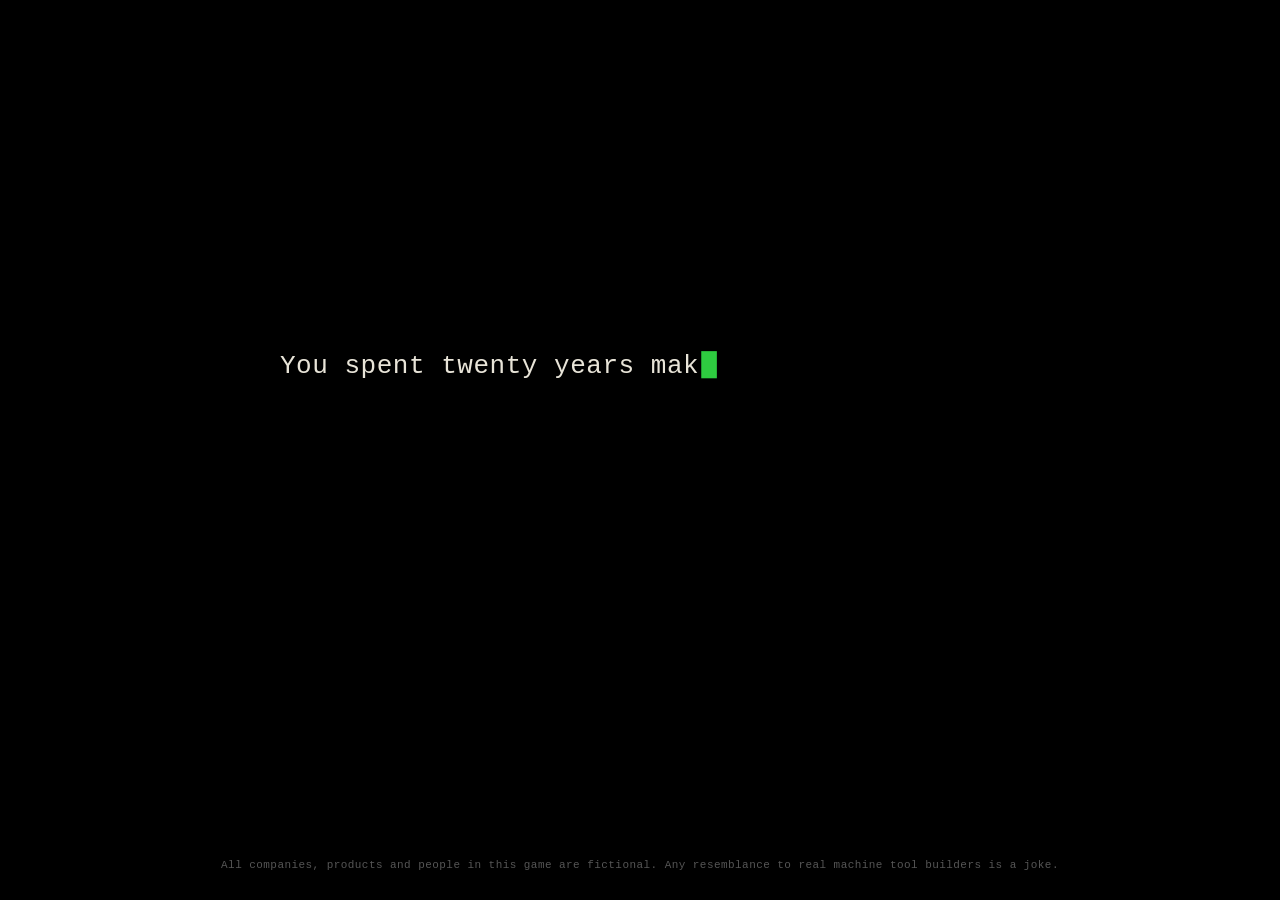
<file: index.html>
<!DOCTYPE html>
<html lang="en">
<head>
<meta charset="utf-8">
<title>Shop Simulator</title>
<meta name="viewport" content="width=device-width, initial-scale=1, maximum-scale=1, user-scalable=no">
<meta name="description" content="Run a plastic injection mold shop. Buy machines, hire people, win contracts, build the tools, ship them on time. Or go broke trying.">
<link rel="icon" href="data:image/svg+xml,%3Csvg xmlns='http://www.w3.org/2000/svg' viewBox='0 0 32 32'%3E%3Crect width='32' height='32' fill='%23222'/%3E%3Crect x='5' y='8' width='22' height='18' fill='%234a6a8a'/%3E%3Crect x='9' y='12' width='14' height='9' fill='%23111'/%3E%3Ccircle cx='24' cy='23' r='2.5' fill='%2340c040'/%3E%3C/svg%3E">
<link rel="stylesheet" href="style.css">
</head>
<body>

<!-- ============ INTRO ============ -->
<div id="intro" class="screen">
  <div class="wrap">
    <p id="introText"></p>
    <p id="introPrompt">press the any key to continue</p>
  </div>
  <p id="disclaimer">All companies, products and people in this game are fictional. Any resemblance to real machine tool builders is a joke.</p>
</div>

<!-- ============ NAME THE SHOP ============ -->
<div id="naming" class="screen hidden">
  <div class="paper">
    <h1>ARTICLES OF INCORPORATION</h1>
    <p class="sub">Form 7A &middot; Sole proprietorship &middot; Tool &amp; die, mold making</p>
    <label for="shopName">Name of business</label>
    <input id="shopName" maxlength="28" autocomplete="off" spellcheck="false" placeholder="e.g. Northside Mold &amp; Tool">
    <p class="fine">The name goes on the sign, the quotes, the invoices, the crates, the coffee mugs, and the complaint emails. Renaming later costs a new sign.</p>
    <div class="row">
      <button id="nameRandom" class="btn ghost">PICK ONE FOR ME</button>
      <button id="nameGo" class="btn">SIGN &amp; OPEN THE DOORS</button>
    </div>
    <p id="continueRow" class="fine hidden">There is an existing shop in this browser. <button id="continueBtn" class="link">Continue it</button> instead.</p>
  </div>
</div>

<!-- ============ THE SHOP ============ -->
<canvas id="game"></canvas>

<div id="hud" class="hidden">
  <div id="shopSign"></div>
  <div id="mail" class="hidden">INBOX <b id="mailCount">0</b></div>
  <div id="cash">$0</div>
  <div id="clock">
    <span id="clockText">Day 1 &middot; Mon 8:00</span>
    <span id="speeds"><button data-speed="0">II</button><button data-speed="1" class="on">1x</button><button data-speed="2">2x</button><button data-speed="3">3x</button><button id="endDay" data-speed="60" title="N">END DAY</button></span>
    <span id="fatigue"></span>
  </div>
  <div id="crosshair"></div>
  <div id="hint"></div>
  <div id="toast"></div>
  <div id="tag"></div>
  <div id="placeBar" class="hidden">
    <div id="placeMsg"></div>
    <div class="placeBtns"><button id="placeRot">ROTATE</button><button id="placeNo">CANCEL</button><button id="placeOk">CONFIRM</button></div>
    <div id="placeHelp">drag it, or click where it goes &middot; arrows nudge &middot; R rotates &middot; Enter confirms &middot; Esc cancels</div>
  </div>
  <div id="touchBtns">
    <button id="isoBtn" aria-label="overhead view">ISO</button>
    <button id="clipBtn" aria-label="clipboard">CLIP</button>
    <button id="pauseBtn" aria-label="pause">II</button>
  </div>
</div>

<div id="touch"><div class="knob"></div></div>
<div id="vignette"></div>
<div id="bubbles"></div>
<div id="isoTags"></div>

<div id="enter" class="overlay hidden">
  <div>click to walk in</div>
  <small>
    WASD walk &middot; shift run &middot; mouse look &middot; click or E to use, pick up, throw &middot; G to put it down &middot; on the forklift: WASD drives, F works the forks, H honks, E gets off &middot; V overhead view &middot; Tab clipboard &middot; 1 2 3 clock speed &middot; N end the day &middot; Esc pause<br>
    on touch: left side to move, drag the right to look, tap to use
  </small>
</div>

<!-- ============ CLIPBOARD (management) ============ -->
<div id="clip" class="overlay hidden">
  <div class="board">
    <div class="clipTop"><span class="clipTitle" id="clipTitle">CLIPBOARD</span><button id="clipClose" class="x" aria-label="close">&times;</button></div>
    <nav id="clipTabs">
      <button data-tab="inbox" class="on">INBOX <i id="inboxBadge" class="badge hidden"></i></button>
      <button data-tab="jobs">JOBS</button>
      <button data-tab="people">PEOPLE</button>
      <button data-tab="shop">SHOP</button>
      <button data-tab="machines">MACHINES</button>
      <button data-tab="bank">BANK</button>
    </nav>
    <section id="tab-inbox" class="tab"></section>
    <section id="tab-jobs" class="tab hidden"></section>
    <section id="tab-people" class="tab hidden"></section>
    <section id="tab-shop" class="tab hidden"></section>
    <section id="tab-machines" class="tab hidden"></section>
    <section id="tab-bank" class="tab hidden"></section>
  </div>
</div>

<!-- ============ PERSON PANEL ============ -->
<div id="person" class="overlay hidden">
  <div class="board small">
    <div class="clipTop"><span class="clipTitle" id="personTitle">SOMEBODY</span><button id="personClose" class="x" aria-label="close">&times;</button></div>
    <div id="personBody"></div>
  </div>
</div>

<!-- ============ MACHINE PANEL ============ -->
<div id="panel" class="overlay hidden">
  <div class="board small">
    <div class="clipTop"><span class="clipTitle" id="panelTitle">MACHINE</span><button id="panelClose" class="x" aria-label="close">&times;</button></div>
    <div id="panelBody"></div>
  </div>
</div>

<div id="closing" class="overlay hidden">
  <h2>FIVE O'CLOCK.</h2>
  <p id="closingLine"></p>
  <button class="btn" id="homeBtn">LOCK UP &amp; GO HOME</button>
  <button class="btn" id="stayBtn">STAY LATE</button>
  <button class="btn hidden" id="crewBtn">EVERYBODY STAYS (1.5×)</button>
  <button class="btn hidden" id="satBtn">SATURDAY SHIFT</button>
  <p class="overlayNote">Stay late and you get more done today. Tomorrow you will be tired, and tired people press the wrong button.</p>
</div>

<div id="night" class="overlay hidden">
  <p id="nightShop"></p>
  <h2>HOME.</h2>
  <div id="nightClock">17:00</div>
  <p id="nightLine"></p>
  <button class="btn hidden" id="wakeBtn">BACK TO WORK</button>
  <button class="btn hidden" id="retireBtn">RETIRE</button>
</div>

<div id="retire" class="overlay hidden">
  <div class="paper wide">
    <h1>NOTICE OF RETIREMENT</h1>
    <p class="sub" id="retireShop"></p>
    <div id="retireBody"></div>
    <div class="row">
      <button id="retireNo" class="btn ghost">ONE MORE YEAR</button>
      <button id="retireYes" class="btn">SELL THE SHOP</button>
    </div>
    <p class="fine">Selling the shop ends this game. The save goes in the dumpster with the tarp. The wall comes with you.</p>
  </div>
</div>

<div id="pause" class="overlay hidden">
  <h2>PAUSED</h2>
  <p id="pauseShop"></p>
  <button class="btn" id="resumeBtn">BACK TO WORK</button>
  <button class="btn" id="saveBtn">SAVE</button>
  <button class="btn" id="quitBtn">LOCK UP &amp; GO HOME</button>
  <button class="btn hidden" id="pauseRetire">RETIRE</button>
  <p id="pauseNote"></p>
  <div id="pauseWall"></div>
</div>

<div id="broke" class="overlay hidden">
  <p id="brokeShop"></p>
  <h2>THE BANK CALLED IT.</h2>
  <p id="brokeLine"></p>
  <button class="btn" id="brokeLoad">LOAD LAST MONTH</button>
  <button class="btn" id="brokeNew">START OVER</button>
  <p class="overlayNote">Four weeks in the red. They were polite about it. The autosave from the start of the month is still on the desk.</p>
</div>

<div id="fail" class="overlay hidden">
  <div>the shop could not be loaded.</div>
  <small>this browser does not do WebGL, or something else went wrong. the console knows.</small>
</div>

<script type="module" src="js/main.js"></script>
</body>
</html>
</file>
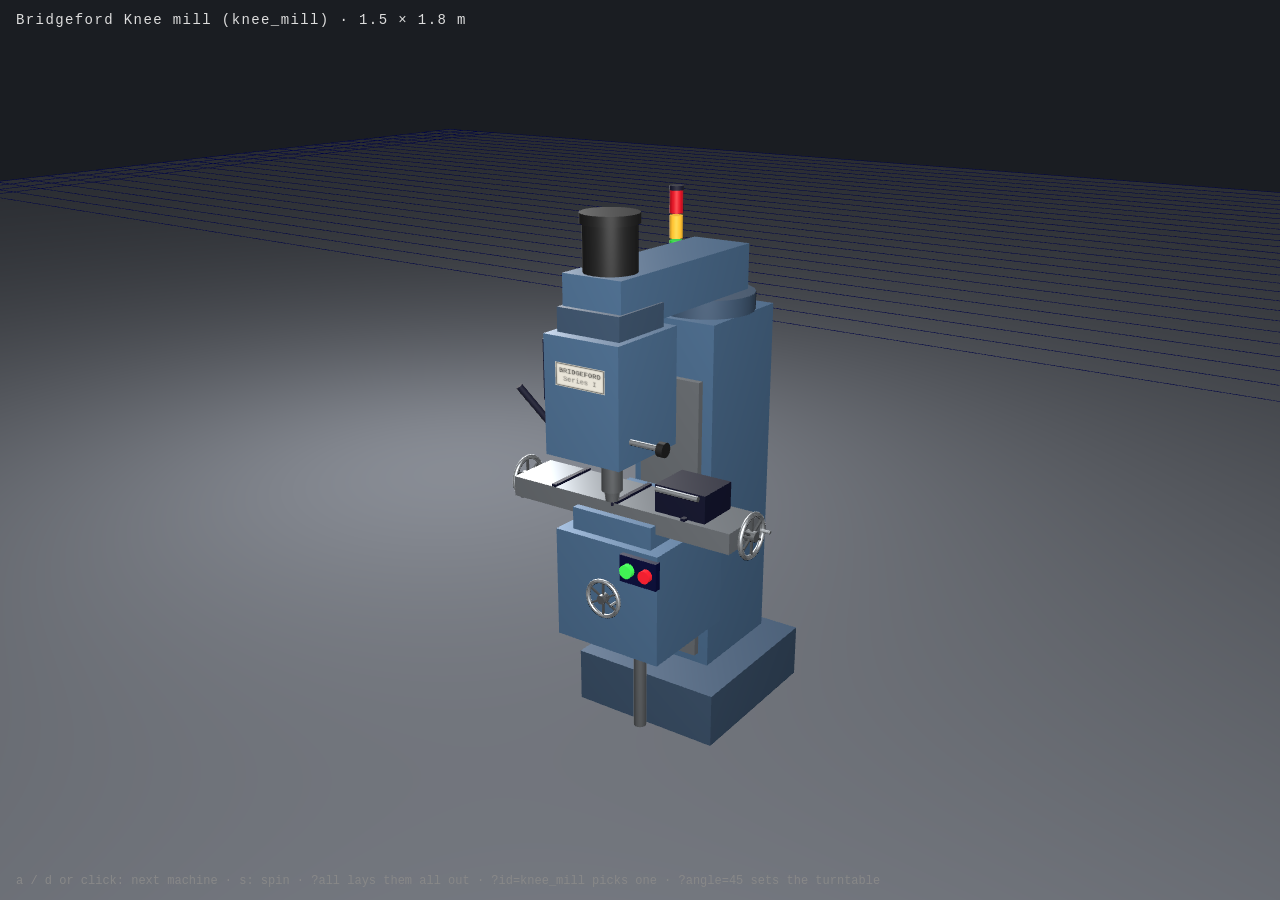
<file: models.html>
<!DOCTYPE html>
<html lang="en">
<head>
<meta charset="utf-8">
<title>Shop Simulator — model check</title>
<style>html,body{margin:0;height:100%;background:#1a1d22;font-family:"Courier New",monospace;color:#ddd}canvas{display:block}#label{position:fixed;left:16px;top:12px;font-size:14px;letter-spacing:.1em}#help{position:fixed;left:16px;bottom:12px;font-size:12px;color:#888}</style>
</head>
<body>
<div id="label"></div>
<div id="help">a / d or click: next machine · s: spin · ?all lays them all out · ?id=knee_mill picks one · ?angle=45 sets the turntable</div>
<script type="module">
// Developer page: every machine on a turntable, so a model can be checked before it goes in the shop.
import * as T from './js/vendor/three.module.js';
import { MACHINES } from './js/catalog.js';
import { buildMachine } from './js/machines.js';
import { buildPerson, randomLook, pose } from './js/person.js';
const params = new URLSearchParams(location.search);
const all = params.has('all'); const person = params.has('person');
let idx = Math.max(0, MACHINES.findIndex((m) => m.id === params.get('id')));
const renderer = new T.WebGLRenderer({ antialias: true }); renderer.setPixelRatio(Math.min(devicePixelRatio, 2)); renderer.setSize(innerWidth, innerHeight); document.body.appendChild(renderer.domElement);
const scene = new T.Scene(); scene.background = new T.Color(0x1a1d22);
const camera = new T.PerspectiveCamera(40, innerWidth / innerHeight, 0.05, 100);
scene.add(new T.HemisphereLight(0xdfe6f0, 0x3a3630, 0.8)); const p = new T.PointLight(0xffffff, 60, 0, 1.5); p.position.set(3, 4, 4); scene.add(p); const p2 = new T.PointLight(0xffffff, 30, 0, 1.5); p2.position.set(-3, 3, -2); scene.add(p2);
const floor = new T.Mesh(new T.PlaneGeometry(40, 40), new T.MeshStandardMaterial({ color: 0x55585e })); floor.rotation.x = -Math.PI / 2; scene.add(floor);
scene.add(new T.GridHelper(40, 80, 0x777, 0x444));
const groups = [];
if (person) {
  // a row of random people, posed: idle, walk, work, sulk. ?seed=N for the same faces again.
  let seed = parseInt(params.get('seed')) || 7; const rng = () => { seed = (seed * 1103515245 + 12345) & 0x7fffffff; return seed / 0x7fffffff; };
  const modes = ['idle', 'walk', 'work', 'sulk', 'idle', 'walk'];
  const folk = modes.map((mode, i) => { const g = buildPerson(T, randomLook(rng)); g.position.x = (i - 2.5) * 1.1; scene.add(g); return { g, mode }; });
  camera.position.set(0, 1.6, 6.2); camera.lookAt(0, 0.95, 0);
  document.getElementById('label').textContent = 'people: ' + modes.join(' · ');
  let t = 0; (function frame() { requestAnimationFrame(frame); t += 1 / 60; for (const f of folk) pose(f.g, { mode: f.mode, t, walk: f.mode === 'walk' ? 1 : 0, morale: f.mode === 'sulk' ? 0.1 : 0.8 }); if (params.has('spin')) for (const f of folk) f.g.rotation.y += 0.01; renderer.render(scene, camera); })();
} else if (all) {
  MACHINES.forEach((d, i) => { const g = buildMachine(T, d); g.position.x = (i - (MACHINES.length - 1) / 2) * 3; scene.add(g); groups.push(g); });
  camera.position.set(0, 5, 11); camera.lookAt(0, 0.8, 0);
  document.getElementById('label').textContent = MACHINES.map((d) => d.name).join('  ·  ');
} else {
  let g = null, spin = false, angle = (parseFloat(params.get('angle')) || 35) * Math.PI / 180;
  const show = () => { if (g) scene.remove(g); const d = MACHINES[idx]; g = buildMachine(T, d); scene.add(g); groups[0] = g; document.getElementById('label').textContent = `${d.brand} ${d.name} (${d.id}) · ${d.w} × ${d.d} m`; };
  show();
  const big = Math.max(MACHINES[idx].w, MACHINES[idx].d, MACHINES[idx].h || 2) / 1.8, dist = 4.2 * Math.max(1, big);
  camera.position.set(Math.sin(angle) * dist, 1.4 + dist * 0.35, Math.cos(angle) * dist); camera.lookAt(0, 0.6 + 0.35 * (MACHINES[idx].h || 1.8), 0);
  addEventListener('keydown', (e) => { if (e.key === 'd') { idx = (idx + 1) % MACHINES.length; show(); } if (e.key === 'a') { idx = (idx + MACHINES.length - 1) % MACHINES.length; show(); } if (e.key === 's') spin = !spin; });
  addEventListener('click', () => { idx = (idx + 1) % MACHINES.length; show(); });
  let t = 0; (function frame() { requestAnimationFrame(frame); if (spin) { t += 0.01; camera.position.set(Math.sin(angle + t) * 4.2, 2.4, Math.cos(angle + t) * 4.2); camera.lookAt(0, 1.0, 0); } renderer.render(scene, camera); })();
}
if (all) (function frame() { requestAnimationFrame(frame); renderer.render(scene, camera); })();
</script>
</body>
</html>
</file>
<file: style.css>
:root{--bg:#0a0a0a;--paper:#f3efe4;--ink:#111;--green:#2ecc40;--amber:#f0b429;--red:#d0021b;--steel:#4a6a8a}
*{box-sizing:border-box}
html,body{margin:0;height:100%;background:var(--bg);color:var(--ink);font-family:"Courier New",Courier,monospace;overflow:hidden}
.hidden{display:none!important}
.screen{position:fixed;inset:0;overflow:auto;z-index:10}
button{font:inherit;cursor:pointer}
.btn{background:var(--ink);color:#fff;border:2px solid var(--ink);padding:12px 22px;font-size:15px;letter-spacing:.12em;text-transform:uppercase}
.btn:hover{background:#333}
.btn.ghost{background:transparent;color:var(--ink)}
.btn.ghost:hover{background:#ddd}
.btn[disabled]{opacity:.4;cursor:not-allowed}
.link{background:none;border:none;text-decoration:underline;padding:0;color:inherit}

/* intro */
#intro{background:#000;color:#e8e4d8;display:flex;align-items:center;justify-content:center;padding:24px;cursor:pointer;user-select:none;transition:opacity .7s;z-index:30}
#intro.fade{opacity:0}
#intro .wrap{max-width:720px;width:100%}
#introText{font-size:clamp(18px,2.6vw,26px);line-height:1.7;min-height:6em;margin:0;letter-spacing:.02em;white-space:pre-line}
#introText::after{content:'\2588';animation:blink 1s steps(1) infinite;margin-left:2px;color:var(--green)}
@keyframes blink{50%{opacity:0}}
#introPrompt{margin:40px 0 0;font-size:14px;letter-spacing:.25em;color:#888;opacity:0;transition:opacity .8s}
#introPrompt.show{opacity:1;animation:blink 1.6s steps(1) infinite}
#disclaimer{position:absolute;left:0;right:0;bottom:18px;text-align:center;font-size:11px;color:#555;padding:0 24px;letter-spacing:.04em}

/* naming */
#naming{background:#2a2a2a;display:flex;align-items:center;justify-content:center;padding:24px}
.paper{background:var(--paper);max-width:620px;width:100%;padding:36px 40px;box-shadow:0 20px 60px rgba(0,0,0,.6);border-top:14px solid #c9c2ad}
.paper h1{margin:0;font-size:clamp(20px,3.4vw,30px);letter-spacing:.14em;border-bottom:3px double var(--ink);padding-bottom:10px}
.paper .sub{color:#666;font-size:12px;letter-spacing:.08em;margin:8px 0 28px}
.paper label{display:block;font-size:12px;letter-spacing:.2em;text-transform:uppercase;color:#555;margin-bottom:6px}
.paper input{width:100%;font:inherit;font-size:clamp(20px,3vw,28px);padding:10px 12px;border:none;border-bottom:2px solid var(--ink);background:transparent;outline:none;letter-spacing:.04em}
.paper .fine{font-size:12px;color:#666;line-height:1.6;margin:16px 0 24px}
.paper .row{display:flex;gap:12px;flex-wrap:wrap;justify-content:flex-end}

/* canvas + hud */
#game{position:fixed;inset:0;width:100%;height:100%;display:block;z-index:1}
#hud{position:fixed;inset:0;pointer-events:none;color:#fff;text-shadow:0 1px 2px #000;z-index:2}
#shopSign{position:absolute;left:18px;top:14px;font-size:15px;letter-spacing:.2em;text-transform:uppercase;opacity:.9}
#mail{position:absolute;left:18px;top:40px;font-size:11px;letter-spacing:.2em;color:var(--amber);border:1px solid var(--amber);padding:3px 8px}
#mail b{background:var(--amber);color:#000;padding:0 6px;margin-left:4px}
.badge{display:inline-block;background:var(--red);color:#fff;font-style:normal;font-size:10px;padding:1px 6px;margin-left:4px;border-radius:9px}
.rfq{border:2px solid var(--ink);background:#fff;padding:12px 14px;margin:0 0 12px;position:relative}
.rfq.quoted{border-style:dashed;opacity:.8}
.rfq .from{font-size:11px;letter-spacing:.15em;color:#666;text-transform:uppercase}
.rfq h3{margin:4px 0 6px;font-size:16px;letter-spacing:.04em}
.stages{list-style:none;padding:0;margin:8px 0;font-size:12px;display:flex;flex-wrap:wrap;gap:6px}
.stages li{border:1px solid #999;padding:2px 8px;background:#f7f5ee}
.stages li.missing{border-color:var(--red);color:var(--red)}
.stages li.done{border-color:#2a7a2a;color:#2a7a2a;text-decoration:line-through}
.stages li.out{border-color:#b08a2a;color:#8a6a1a}
.quote{display:flex;align-items:center;gap:12px;flex-wrap:wrap;margin-top:10px}
.quote input[type=range]{flex:1;min-width:140px}
.quote .price{font-size:20px;font-weight:bold;min-width:90px}
.quote .est{font-size:11px;color:#666}
.quote button{background:var(--ink);color:#fff;border:none;padding:8px 14px;font-size:12px;letter-spacing:.08em}
.quote button.ghost{background:transparent;color:#444;border:1px solid #999}
.msg{border-bottom:1px dotted #bbb;padding:10px 4px}
.msg.unread{background:#fffbe6}
.msg .from{font-size:11px;letter-spacing:.15em;color:#666;text-transform:uppercase}
.msg .subj{font-weight:bold;margin:2px 0}
.msg .body{font-size:13px;color:#333;line-height:1.5}
.job{border:2px solid var(--ink);background:#fff;padding:12px 14px;margin:0 0 12px}
.job.ready{border-color:#2a7a2a}
.job.late{border-color:var(--red)}
.job .meta{font-size:12px;color:#555;margin:2px 0 6px}
.job .item{border-top:1px dotted #bbb;padding:8px 0 4px;margin-top:6px}
.job .item .bar{margin:2px 0 6px}
.job .acts{display:flex;gap:8px;flex-wrap:wrap;margin-top:8px}
.job .acts button{background:var(--ink);color:#fff;border:none;padding:8px 14px;font-size:12px;letter-spacing:.08em}
.job .acts button.ship{background:#2a7a2a}
.job .acts button.ghost{background:transparent;color:#444;border:1px solid #999}
.pickjob{list-style:none;padding:0;margin:8px 0}
.pickjob li{display:flex;justify-content:space-between;align-items:center;gap:10px;padding:8px 0;border-bottom:1px dotted #bbb}
.pickjob button{background:var(--ink);color:#fff;border:none;padding:6px 12px;font-size:11px;letter-spacing:.08em}
.pickjob li.practice{color:#666}
#cash{position:absolute;right:18px;top:14px;font-size:22px;font-weight:bold;letter-spacing:.06em;transition:color .3s}
#cash.bad{color:#ff5c5c}
#clock{position:absolute;left:18px;bottom:16px;font-size:14px;letter-spacing:.08em;display:flex;gap:14px;align-items:center}
#speeds{display:inline-flex;gap:4px;pointer-events:auto}
#speeds button{width:38px;height:28px;background:rgba(0,0,0,.5);color:#ccc;border:1px solid rgba(255,255,255,.35);font-size:12px;padding:0}
#speeds button.on{background:#fff;color:#000;border-color:#fff}
#speeds #endDay{width:auto;padding:0 10px;letter-spacing:.08em}
#endDay.home{background:rgba(240,180,41,.25);border-color:var(--amber);color:#fff}
#fatigue{font-size:11px;letter-spacing:.2em;color:var(--amber);padding:3px 8px;border:1px solid var(--amber);display:none}
#fatigue.show{display:inline-block}
#fatigue.bad{color:#ff6b6b;border-color:#ff6b6b}
#crosshair{position:absolute;left:50%;top:50%;width:6px;height:6px;margin:-3px;border-radius:50%;background:rgba(255,255,255,.85)}
body.iso #crosshair{display:none}
#hint{position:absolute;left:50%;top:calc(50% + 22px);transform:translateX(-50%);font-size:14px;letter-spacing:.08em;opacity:0;transition:opacity .15s;white-space:nowrap}
#hint.show{opacity:1}
#toast{position:absolute;left:50%;top:calc(50% - 90px);transform:translateX(-50%);font-size:16px;opacity:0;transition:opacity .3s;white-space:nowrap;letter-spacing:.06em;max-width:90vw;text-align:center}
#toast.show{opacity:1}
#tag{position:absolute;left:50%;top:calc(50% - 56px);transform:translateX(-50%);font-size:12px;letter-spacing:.1em;background:rgba(0,0,0,.6);padding:6px 10px;border:1px solid rgba(255,255,255,.3);opacity:0;transition:opacity .15s;white-space:nowrap}
#tag.show{opacity:1}
#placeBar{position:absolute;left:50%;bottom:64px;transform:translateX(-50%);display:flex;flex-direction:column;align-items:center;gap:8px;pointer-events:auto;background:rgba(0,0,0,.65);padding:12px 16px;border:1px solid rgba(255,255,255,.3);max-width:94vw}
#placeMsg{font-size:14px;letter-spacing:.1em;min-height:1.2em}
#placeMsg.bad{color:#ff6b6b}
.placeBtns{display:flex;gap:8px}
.placeBtns button{min-width:100px;height:40px;background:rgba(255,255,255,.1);color:#eee;border:1px solid rgba(255,255,255,.5);font-size:13px;letter-spacing:.12em}
.placeBtns button:hover{background:rgba(255,255,255,.22)}
#placeOk{background:var(--green);color:#000;border-color:var(--green);font-weight:bold}
#placeOk:hover{background:#5ee070}
#placeOk[disabled]{background:#444;color:#999;border-color:#555;cursor:not-allowed}
#placeHelp{font-size:11px;color:#aaa;letter-spacing:.06em;text-align:center}
body.touch #placeHelp{display:none}
body.touch #placeBar{bottom:110px}
#touchBtns{position:absolute;right:16px;top:52px;display:flex;flex-direction:column;gap:8px;pointer-events:auto}
#touchBtns button{display:none;width:52px;height:40px;font-size:12px;font-weight:bold;letter-spacing:.08em;color:#eee;background:rgba(0,0,0,.45);border:1px solid rgba(255,255,255,.5);padding:0}
body.touch #touchBtns button{display:block}

/* touch joystick */
#touch{position:fixed;left:24px;bottom:60px;width:120px;height:120px;border-radius:50%;border:2px solid rgba(255,255,255,.35);display:none;z-index:4;pointer-events:none}
#touch .knob{position:absolute;left:40px;top:40px;width:40px;height:40px;border-radius:50%;background:rgba(255,255,255,.5)}
body.touch:not(.iso) #touch{display:block}
body.touch #enter small{display:none}

/* overlays */
.overlay{position:fixed;inset:0;display:flex;flex-direction:column;align-items:center;justify-content:center;color:#eee;text-align:center;background:rgba(0,0,0,.78);z-index:5;padding:20px}
.overlay small{display:block;margin-top:14px;font-size:12px;color:#999;letter-spacing:.05em;line-height:1.9}
#pause h2,#closing h2,#night h2,#broke h2{letter-spacing:.3em;font-weight:normal}
#closing{background:rgba(0,0,0,.86)}
#closing .btn,#night .btn,#broke .btn{background:transparent;color:#eee;border-color:#eee;min-width:280px;margin:5px}
#closing .btn:hover,#night .btn:hover,#broke .btn:hover{background:#eee;color:#111}
#closingLine{color:#aaa;font-size:14px;letter-spacing:.06em;margin:0 0 18px;max-width:520px;line-height:1.7}
.overlayNote{color:#777;font-size:12px;max-width:520px;line-height:1.7;letter-spacing:.04em;margin-top:18px}
#night{background:#000;z-index:8;transition:opacity 1.2s}
#night.fade{opacity:0}
#nightShop{letter-spacing:.2em;color:#666;font-size:12px}
#nightClock{font-size:clamp(40px,8vw,72px);letter-spacing:.1em;margin:8px 0 14px;font-variant-numeric:tabular-nums}
#nightLine{color:#aaa;font-size:14px;letter-spacing:.06em;max-width:520px;line-height:1.8;min-height:3em}
body.tired #vignette{opacity:1}
#bubbles{position:fixed;inset:0;pointer-events:none;z-index:3;overflow:hidden}
.bubble{position:absolute;transform:translate(-50%,-100%);background:#f3efe4;color:#111;font-size:13px;padding:6px 10px;border:2px solid #111;max-width:260px;white-space:normal;text-align:center;line-height:1.35;opacity:0;transition:opacity .2s}
.bubble.show{opacity:1}
.bubble::after{content:'';position:absolute;left:50%;bottom:-9px;margin-left:-7px;border:7px solid transparent;border-top-color:#111;border-bottom:0}
.bubble b{display:block;font-size:10px;letter-spacing:.15em;color:#666;margin-bottom:2px}
#pauseWall{max-width:560px;font-size:12px;color:#999;line-height:1.8;margin-top:14px;letter-spacing:.04em}
#pauseWall b{color:#eee}
#vignette{position:fixed;inset:0;pointer-events:none;z-index:3;opacity:0;transition:opacity 2s;background:radial-gradient(ellipse at center,transparent 45%,rgba(0,0,0,.55) 100%)}
#pause .btn{background:transparent;color:#eee;border-color:#eee;min-width:260px;margin:5px}
#pause .btn:hover{background:#eee;color:#111}
#pauseShop{letter-spacing:.15em;color:#aaa;font-size:13px;margin:0 0 18px}
#pauseNote{color:#888;font-size:13px;min-height:1.4em;margin-top:18px;letter-spacing:.05em}

/* clipboard */
.board{background:var(--paper);color:var(--ink);width:min(820px,96vw);max-height:92vh;overflow:auto;text-align:left;box-shadow:0 20px 60px rgba(0,0,0,.6);border-top:16px solid #5a4a33;position:relative}
.board.small{width:min(520px,96vw)}
.board::before{content:'';position:absolute;left:50%;top:-30px;width:110px;height:30px;margin-left:-55px;background:#777;border-radius:6px 6px 0 0;box-shadow:inset 0 -6px 0 #444}
.clipTop{display:flex;justify-content:space-between;align-items:center;padding:16px 20px 8px}
.clipTitle{letter-spacing:.3em;font-size:14px}
.x{background:none;border:none;font-size:26px;line-height:1;color:#444;padding:0 4px}
#clipTabs{display:flex;gap:0;border-bottom:2px solid var(--ink);margin:0 20px}
#clipTabs button{flex:1;background:transparent;border:none;padding:10px 0;letter-spacing:.2em;font-size:13px;color:#777;border-bottom:3px solid transparent;margin-bottom:-2px}
#clipTabs button.on{color:var(--ink);border-bottom-color:var(--ink)}
.tab{padding:18px 20px 26px}
.cat{list-style:none;padding:0;margin:0;display:grid;grid-template-columns:repeat(auto-fill,minmax(230px,1fr));gap:12px}
.cat li{border:2px solid var(--ink);background:#fff;padding:12px;display:flex;flex-direction:column;gap:6px;position:relative}
.cat .name{font-weight:bold;font-size:15px;text-transform:uppercase;letter-spacing:.04em}
.cat .brand{font-size:12px;color:#555}
.cat .blurb{font-size:12px;color:#555;line-height:1.5;flex:1}
.cat .foot{font-size:11px;color:#777;letter-spacing:.05em}
.cat .buy{display:flex;gap:6px;margin-top:4px}
.cat .buy button{flex:1;background:var(--ink);color:#fff;border:none;padding:8px 4px;font-size:12px;letter-spacing:.06em}
.cat .buy button.used{background:#6b5a3e}
.cat .buy button.fin{background:#2a5a8a;font-size:11px}
h4.sect{letter-spacing:.2em;font-size:12px;margin:22px 0 8px;border-bottom:1px solid #999;padding-bottom:4px}
.cat .buy button[disabled]{opacity:.35;cursor:not-allowed}
.cat .tagx{position:absolute;top:-10px;left:12px;background:var(--red);color:#fff;font-size:10px;padding:2px 8px;letter-spacing:.1em}
.ledger{width:100%;border-collapse:collapse;font-size:13px}
.ledger th{text-align:left;border-bottom:2px solid var(--ink);padding:6px 4px;letter-spacing:.1em;font-size:11px}
.ledger td{padding:6px 4px;border-bottom:1px dotted #bbb}
.ledger td.num{text-align:right;white-space:nowrap}
.ledger tr.neg td.num{color:var(--red)}
.big{font-size:26px;font-weight:bold;margin:4px 0 14px}
.note{font-size:12px;color:#666;line-height:1.6}
.row2{display:flex;justify-content:space-between;align-items:baseline;gap:12px;flex-wrap:wrap}
#panelBody,#personBody{padding:6px 20px 24px;font-size:13px;line-height:1.6}
.speech{background:#fff;border:2px solid var(--ink);padding:10px 14px;margin:6px 0 14px;position:relative;font-size:14px}
.speech::after{content:'';position:absolute;left:22px;bottom:-10px;border:8px solid transparent;border-top-color:var(--ink);border-bottom:0}
.skills{display:flex;gap:10px;flex-wrap:wrap;font-size:11px;letter-spacing:.06em;margin:6px 0}
.skills span{border:1px solid #999;padding:2px 8px;background:#f7f5ee}
.skills span.lie{border-color:var(--red);color:var(--red)}
.pcard{border:2px solid var(--ink);background:#fff;padding:12px 14px;margin:0 0 12px}
.pcard .acts{display:flex;gap:8px;flex-wrap:wrap;margin-top:8px}
.pcard .acts button,.pacts button{background:var(--ink);color:#fff;border:none;padding:8px 14px;font-size:12px;letter-spacing:.08em}
.pcard .acts button.ghost,.pacts button.ghost{background:transparent;color:#444;border:1px solid #999}
.pcard .acts button.danger{background:transparent;color:var(--red);border:1px solid var(--red)}
.pacts{display:flex;gap:8px;flex-wrap:wrap;margin:10px 0}
.morale{font-size:11px;letter-spacing:.15em;text-transform:uppercase}
.morale.low{color:var(--red)}
#panelBody .check{list-style:none;padding:0;margin:10px 0}
#panelBody .check li{padding:6px 0;border-bottom:1px dotted #bbb;display:flex;justify-content:space-between;gap:10px}
#panelBody .check li.done{color:#2a7a2a}
#panelBody .check li.skipped{color:var(--red)}
#panelBody .check .why{font-style:normal;font-size:10px;letter-spacing:.1em;color:var(--red);margin-left:6px}
#panelBody .check button{background:var(--ink);color:#fff;border:none;padding:4px 10px;font-size:11px;letter-spacing:.08em}
#panelBody .check button.skip{background:transparent;color:#444;border:1px solid #999}
.mgHead{display:flex;justify-content:space-between;align-items:baseline;gap:10px;margin:8px 0 6px;flex-wrap:wrap}
.mgHead b{letter-spacing:.08em}
.mgHead span{font-size:11px;color:#666}
canvas.mg{display:block;width:100%;max-width:420px;height:auto;border:2px solid var(--ink);background:#f3efe4;touch-action:none;user-select:none;cursor:pointer}
.mgFoot{min-height:1.6em;font-size:13px;margin:8px 0 4px;color:#333}
.files{list-style:none;padding:0;margin:0;border:2px solid var(--ink);background:#fff;max-height:240px;overflow:auto}
.files li{padding:7px 12px;border-bottom:1px dotted #bbb;cursor:pointer;font-size:13px;letter-spacing:.04em}
.files li:hover{background:#eef}
.cycle{display:block;width:100%;margin:16px 0 6px;background:var(--green);color:#000;border:4px solid #1a7a2a;padding:16px;font-size:18px;font-weight:bold;letter-spacing:.3em;box-shadow:0 6px 0 #0b4a16}
.cycle:active{transform:translateY(4px);box-shadow:0 2px 0 #0b4a16}
.cycle[disabled]{filter:grayscale(.8);opacity:.6}
.bar{height:8px;background:#ddd;border:1px solid #999;margin:4px 0 10px}
.bar i{display:block;height:100%;background:var(--steel)}
.btn.sm{padding:6px 12px;font-size:12px}
@media (max-width:600px){.paper{padding:26px 20px}.tab{padding:14px 12px 20px}#clipTabs{margin:0 12px}#cash{font-size:18px}}

/* the retirement paper */
#retire{z-index:9}
#retire .paper{color:var(--ink);text-align:center}
#retire .paper h1{color:var(--ink)}
#retire .paper.wide{max-width:640px;max-height:92vh;overflow:auto}
#retireBody{text-align:left;font-size:13px;line-height:1.7;color:#333}
#retireBody h4{margin:14px 0 4px;letter-spacing:.2em;font-weight:normal;color:#666;font-size:11px}
#retireBody table{width:100%;border-collapse:collapse}
#retireBody td{padding:2px 0;border-bottom:1px dotted #bbb}
#retireBody td.num{text-align:right;font-variant-numeric:tabular-nums}
#retireBody tr.total td{border-bottom:2px solid #333;font-weight:bold}
#retireBody .verdict{margin:0;padding-left:18px}
#retireBody .verdict li{margin:2px 0}
#broke{background:#000;z-index:9}
#brokeShop{letter-spacing:.2em;color:#666;font-size:12px}
#brokeLine{color:#aaa;font-size:14px;max-width:520px;line-height:1.8}
.maint{display:flex;gap:6px;flex-wrap:wrap;align-items:center;margin:6px 0 10px}
.maint .note{flex:1 1 100%}
#hint.alarm{color:#ff3b3b;font-weight:bold;animation:blink .35s steps(2) infinite}
@keyframes blink{to{opacity:.2}}
.boardWrap{overflow-x:auto;margin:6px 0 4px}
table.board{border-collapse:collapse;font-size:11px;white-space:nowrap}
.board th{font-weight:normal;color:#666;padding:2px 3px;letter-spacing:.05em;background:none;border:none;text-align:center}
.boardNote{font-size:12px;color:#555;line-height:1.6;white-space:normal;margin:4px 0 10px}
.board td{border:1px solid #d8d2c0;padding:0;height:18px;min-width:26px}
.board td.lane{padding:2px 6px;text-align:right;color:#333;border:none;min-width:0}
.board td i{display:block;height:18px;line-height:18px;text-align:center;font-style:normal;color:#111;font-size:10px}
#isoTags{position:fixed;inset:0;pointer-events:none;z-index:3;display:none}
body.iso #isoTags{display:block}
.isoTag{position:absolute;transform:translate(-50%,-100%);font-size:10px;letter-spacing:.06em;color:#eee;background:rgba(10,12,16,.72);padding:2px 6px;border:1px solid rgba(255,255,255,.18);white-space:nowrap}
.isoTag.idle{border-color:#e0a020;color:#ffd27a}
.isoTag.down{border-color:var(--red);color:#ff8a8a}
.isoTag.run{border-color:#3fbf5f;color:#bff0c8}
.isoTag.person{background:rgba(30,40,60,.8)}

/* to see what happens: the panel's dumb section */
details.dumb { margin-top: 14px; border-top: 1px dashed rgba(0,0,0,.2); padding-top: 8px; }
details.dumb summary { cursor: pointer; letter-spacing: .08em; }
details.dumb .pacts { margin: 8px 0 4px; }

/* the quote: lead time and terms */
.leadrow { flex-basis: 100%; display: flex; gap: 14px; flex-wrap: wrap; align-items: center; font-size: 12px; margin-top: 6px; }
.leadrow input.lead { width: 140px; }
.leadrow label.terms { opacity: .85; }

/* the bank: a cash-flow chart and a rough P&L */
svg.cashflow { width: 100%; height: 110px; display: block; background: rgba(0,0,0,.03); border: 1px solid rgba(0,0,0,.12); }
table.pl td { padding: 2px 6px; font-size: 12px; }
table.pl tr.total td { border-top: 1px solid rgba(0,0,0,.3); font-weight: bold; padding-top: 4px; }
</file>
